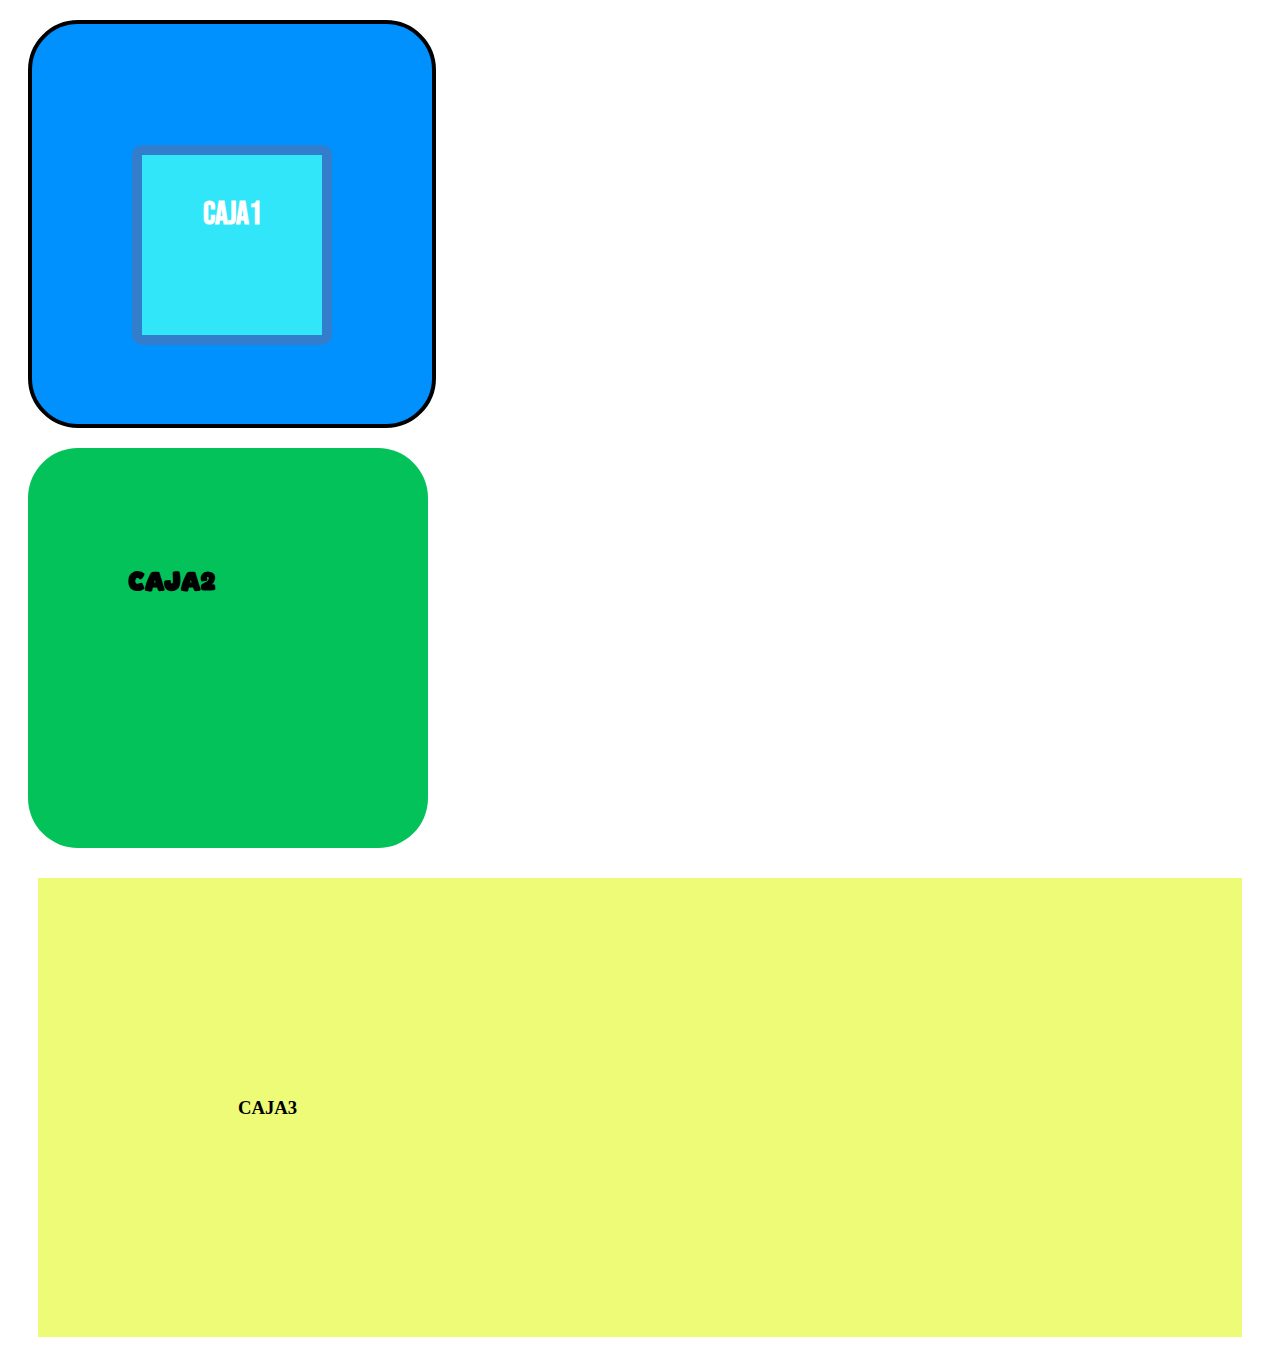
<file: caja.html>
<!DOCTYPE html>
<html lang="en">
<head>
    <meta charset="UTF-8">
    <meta name="viewport" content="width=device-width, initial-scale=1.0">
    <link rel="stylesheet" href="estilocaja.css">
    <title>Document</title>
</head>

<body>

    <div class="caja"><h1>CAJA1</h1></div>

    <div class="cajamediana"><h2>CAJA2</h2></div>

    <div class="cajaGrande"><h3>CAJA3</h3></div>    

</body>
</html>
</file>
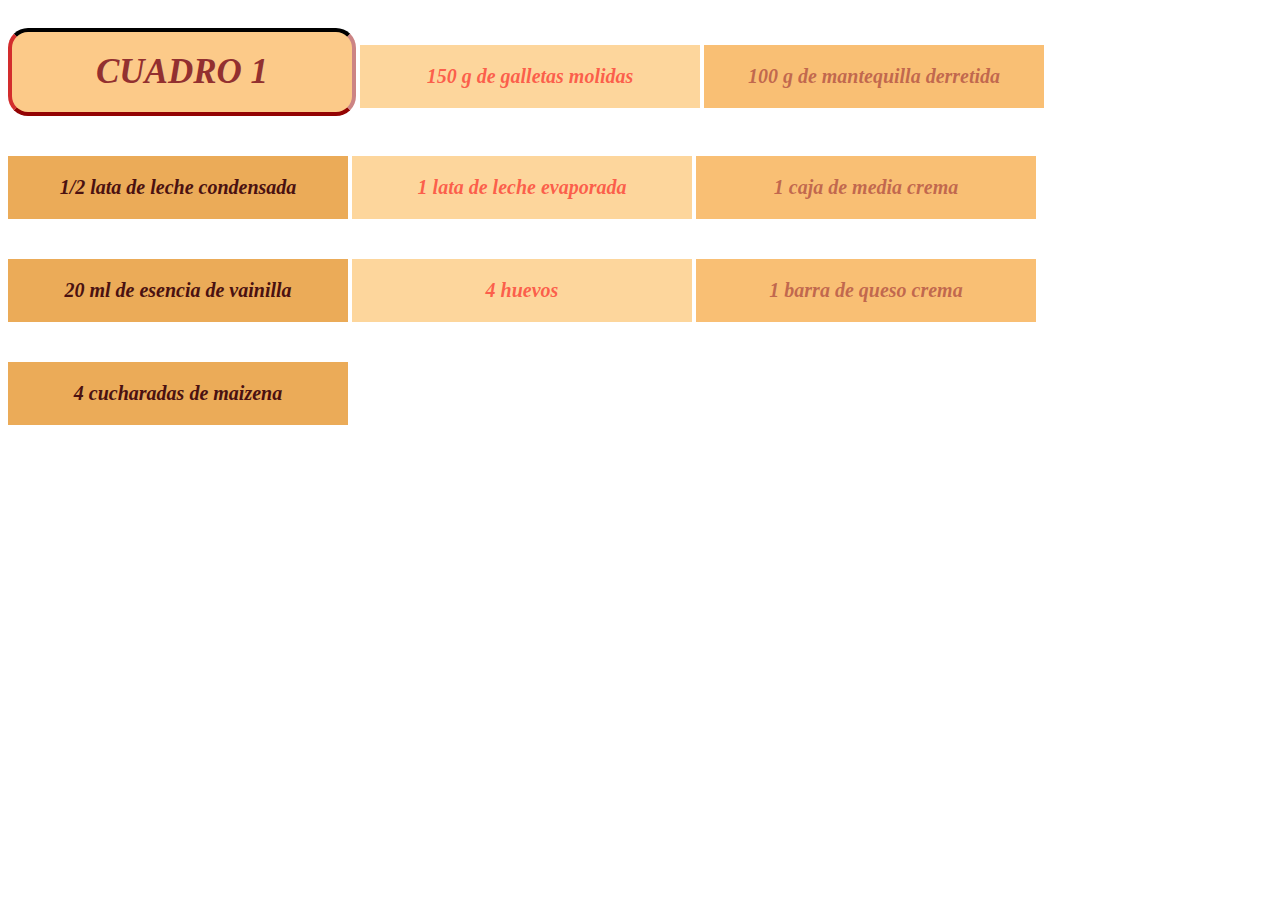
<file: CUADRONECLASE.HTML>
<!DOCTYPE html>
<html lang="en">
<head>
    <meta charset="UTF-8">
    <meta name="viewport" content="width=device-width, initial-scale=1.0">
    <link rel="stylesheet" href="estlocuadrado.css">
    <title>Document</title>
</head>
<body>
    <h1>CUADRO 1</h1>
    
</body>
<li class="li5">150 g de galletas molidas</li>
        <li class="li2">100 g de mantequilla derretida</li>
        <li class="li3">1/2 lata de leche condensada</li>
        <li class="li5">1 lata de leche evaporada</li>
        <li class="li2">1 caja de media crema</li>
        <li class="li3">20 ml de esencia de vainilla</li>
        <li class="li5">4 huevos</li>
        <li class="li2">1 barra de queso crema</li>
        <li class="li3">4 cucharadas de maizena</li>
</html>
</file>
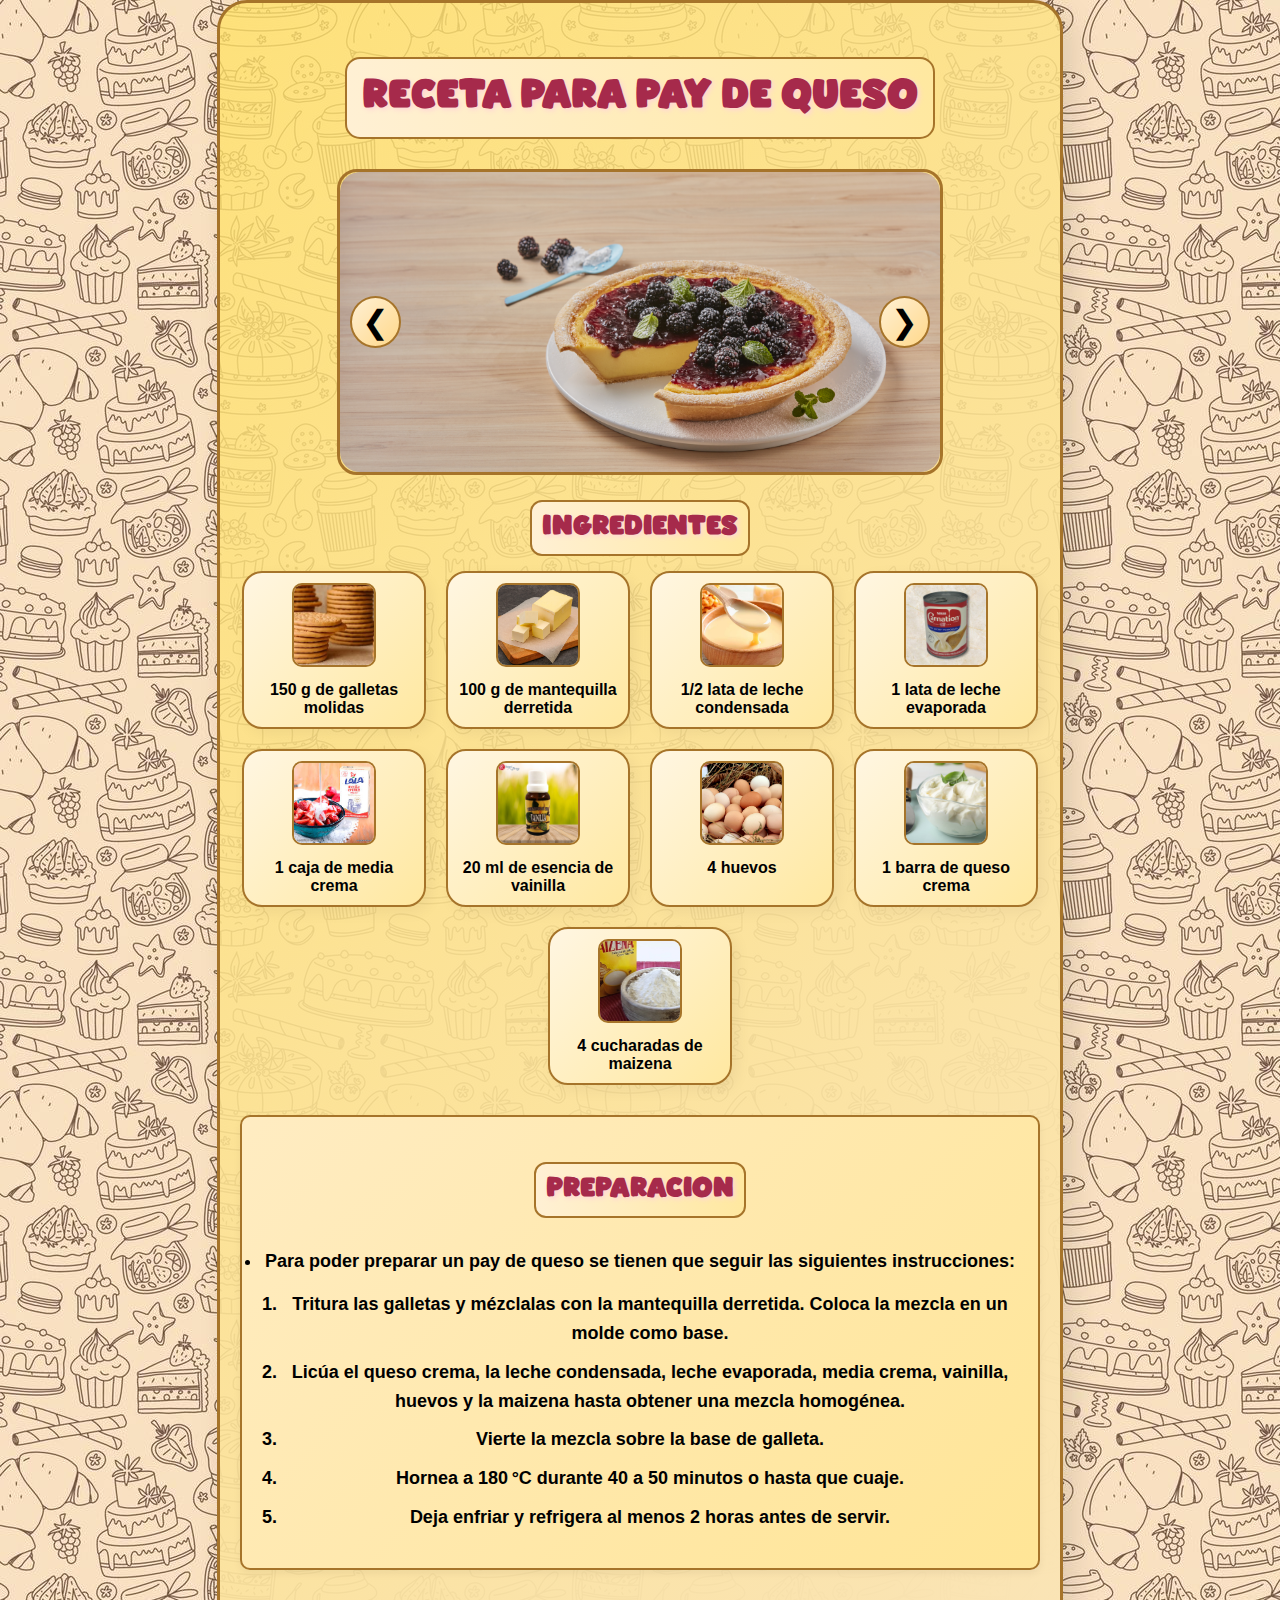
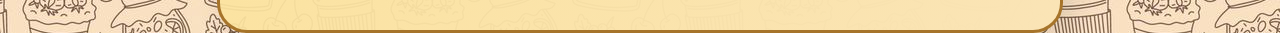
<file: listas.html>
<!DOCTYPE html>
<html lang="es">
<head>
     <meta charset="UTF-8">
    <title>Receta para Pay de Queso</title>
    <link href="https://fonts.googleapis.com/css2?family=Poppins:wght@400;600;700&display=swap" rel="stylesheet">
    <link rel="stylesheet" href="/estlo.css">
    <link rel="icon" href="/ICON.jpg" type="image/jpg">
    <script src="registro.js"></script>

    <meta name="viewport" content="width=device-width, initial-scale=1.0">

    <style>
        .carrusel {
            position: relative;
            max-width: 600px;
            margin: auto;
        }

        .slide {
            display: none;
            width: 100%;
        }

        .slide.activo {
            display: block;
        }

        .prev, .next {
            position: absolute;
            top: 50%;
            transform: translateY(-50%);
            font-size: 2rem;
            background-color: rgba(255,255,255,0.7);
            padding: 5px 10px;
            cursor: pointer;
            border-radius: 50%;
            user-select: none;
            transition: background-color 0.3s;
        }

        .prev { left: 10px; }
        .next { right: 10px; }
    </style>
</head>
<body>
    <div class="contenedor">
        <h1 class="titulo">Receta para Pay de Queso</h1>

        <!-- Carrusel de imágenes -->
        <div class="carrusel">
            <img src="paydequeso.jpg" alt="Pay de queso 1" class="slide activo">
            <img src="Paydequeso2.jpg" alt="Pay de queso 2" class="slide">
            <img src="Paydequeso3.jpg" alt="Pay de queso 3" class="slide">
            <span class="prev">&#10094;</span>
            <span class="next">&#10095;</span>
        </div>

        <h2 class="subtitulo">Ingredientes</h2>
        <div class="ingredientes">
            <div class="item">
                <a href="https://super.walmart.com.mx/ip/galletas-marias-gamesa-3-rollos-de-144-g-c-u/00750100063335?srsltid=AfmBOort83SG31MkHnlT5NjIk-CUlpHumovoj2C212ko2awePe2wGCUZ" target="_blank">
                    <img src="galletas.jpg.jpeg" alt="Galletas molidas">
                </a>
                <p>150 g de galletas molidas</p>
            </div>
            <div class="item">
                <a href="https://super.walmart.com.mx/content/lacteos/mantequilla-y-margarina/120006_120098?srsltid=AfmBOorfuWQa6fyp0iaNd3yylBaEWjOpAUEJpg1i30kf2GA9htNq5uAh" target="_blank">
                    <img src="mantequilla.jpg.webp" alt="Mantequilla">
                </a>
                <p>100 g de mantequilla derretida</p>
            </div>
            <div class="item">
                <a href="https://super.walmart.com.mx/browse/abarrotes/leche/condensada/120005_120077_120250?srsltid=AfmBOoruHMu0sehrzun4B_Z7Cbcisd9zEA7pwyKMUSI2_I-OXAqN_M7p" target="_blank">
                    <img src="leche_condensada.jpg.webp" alt="Leche condensada">
                </a>
                <p>1/2 lata de leche condensada</p>
            </div>
            <div class="item">
                <a href="https://super.walmart.com.mx/browse/abarrotes/leche/evaporada/120005_120077_120245?srsltid=AfmBOopXnH-VWPCkA4g04um7pS0bS9tmmpCSJVkOBlkZ7CidUWN23vL2" target="_blank">
                    <img src="leche_evaporada.jpg.jpeg" alt="Leche evaporada">
                </a>
                <p>1 lata de leche evaporada</p>
            </div>
            <div class="item">
                <a href="https://super.walmart.com.mx/ip/media-crema-lala-250-ml/00750102051529" target="_blank">
                    <img src="media_crema.jpg.jpeg" alt="Media crema">
                </a>
                <p>1 caja de media crema</p>
            </div>
            <div class="item">
                <a href="https://encrypted-tbn1.gstatic.com/shopping?q=tbn:ANd9GcT1mM5lIRgbvo5azEbLjr8yhb9nXCPxpS0Wc8bkkPH_-hHvmPBUylrFGsSqh5lxMwCqcXNEgpKSB3skNJ-ZQiqysq9HuRNpB7o4NKwGzSCb63JkOsW-3IUVhQ" target="_blank">
                    <img src="vainilla.jpg.jpg" alt="Vainilla">
                </a>
                <p>20 ml de esencia de vainilla</p>
            </div>
            <div class="item">
                <a href="https://super.walmart.com.mx/ip/huevo-blanco-bachoco-fresco-30-pzas/00750110152551" target="_blank">
                    <img src="huevos.jpg.jpeg" alt="Huevos">
                </a>
                <p>4 huevos</p>
            </div>
            <div class="item">
                <a href="https://super.walmart.com.mx/browse/lacteos/quesos/queso-crema/120006_2430107_120130?srsltid=AfmBOor60ZEORxVQ-Cd2EgTNTCg4zEhXgnPRadn5IYuN5bFfL0dmJmGo" target="_blank">
                    <img src="queso_crema.jpg.jpg" alt="Queso crema">
                </a>
                <p>1 barra de queso crema</p>
            </div>
            <div class="item">
                <a href="https://super.walmart.com.mx/ip/fecula-de-maiz-maizena-original-425-g/00750100511042?srsltid=AfmBOor_huctmZtbNqTWWQq9Jl1WRMd_yH7PD15DPODMCXGAojA7lpwN" target="_blank">
                    <img src="maizena.jpg.webp" alt="Maizena">
                </a>
                <p>4 cucharadas de maizena</p>
            </div>
        </div>
        <div class="prep">
            <h2 class="subtitulo">Preparación</h2>
           <li><p>Para poder preparar un pay de queso se tienen que seguir las siguientes instrucciones:</p></li> 
            <ol>
                <li>Tritura las galletas y mézclalas con la mantequilla derretida. Coloca la mezcla en un molde como base.</li>
                <li>Licúa el queso crema, la leche condensada, leche evaporada, media crema, vainilla, huevos y la maizena hasta obtener una mezcla homogénea.</li>
                <li>Vierte la mezcla sobre la base de galleta.</li>
                <li>Hornea a 180 °C durante 40 a 50 minutos o hasta que cuaje.</li>
                <li>Deja enfriar y refrigera al menos 2 horas antes de servir.</li>
            </ol>
        </div>
    </div>
     <script>
        document.addEventListener("DOMContentLoaded", () => {
            const slides = document.querySelectorAll(".slide");
            const next = document.querySelector(".next");
            const prev = document.querySelector(".prev");
            let current = 0;

            function showSlide(index) {
                slides.forEach((slide, i) => {
                    slide.classList.remove("activo");
                    if (i === index) slide.classList.add("activo");
                });
            }

            next.addEventListener("click", () => {
                current = (current + 1) % slides.length;
                showSlide(current);
            });

            prev.addEventListener("click", () => {
                current = (current - 1 + slides.length) % slides.length;
                showSlide(current);
            });
        });
    </script>
</body>
</html>
</file>
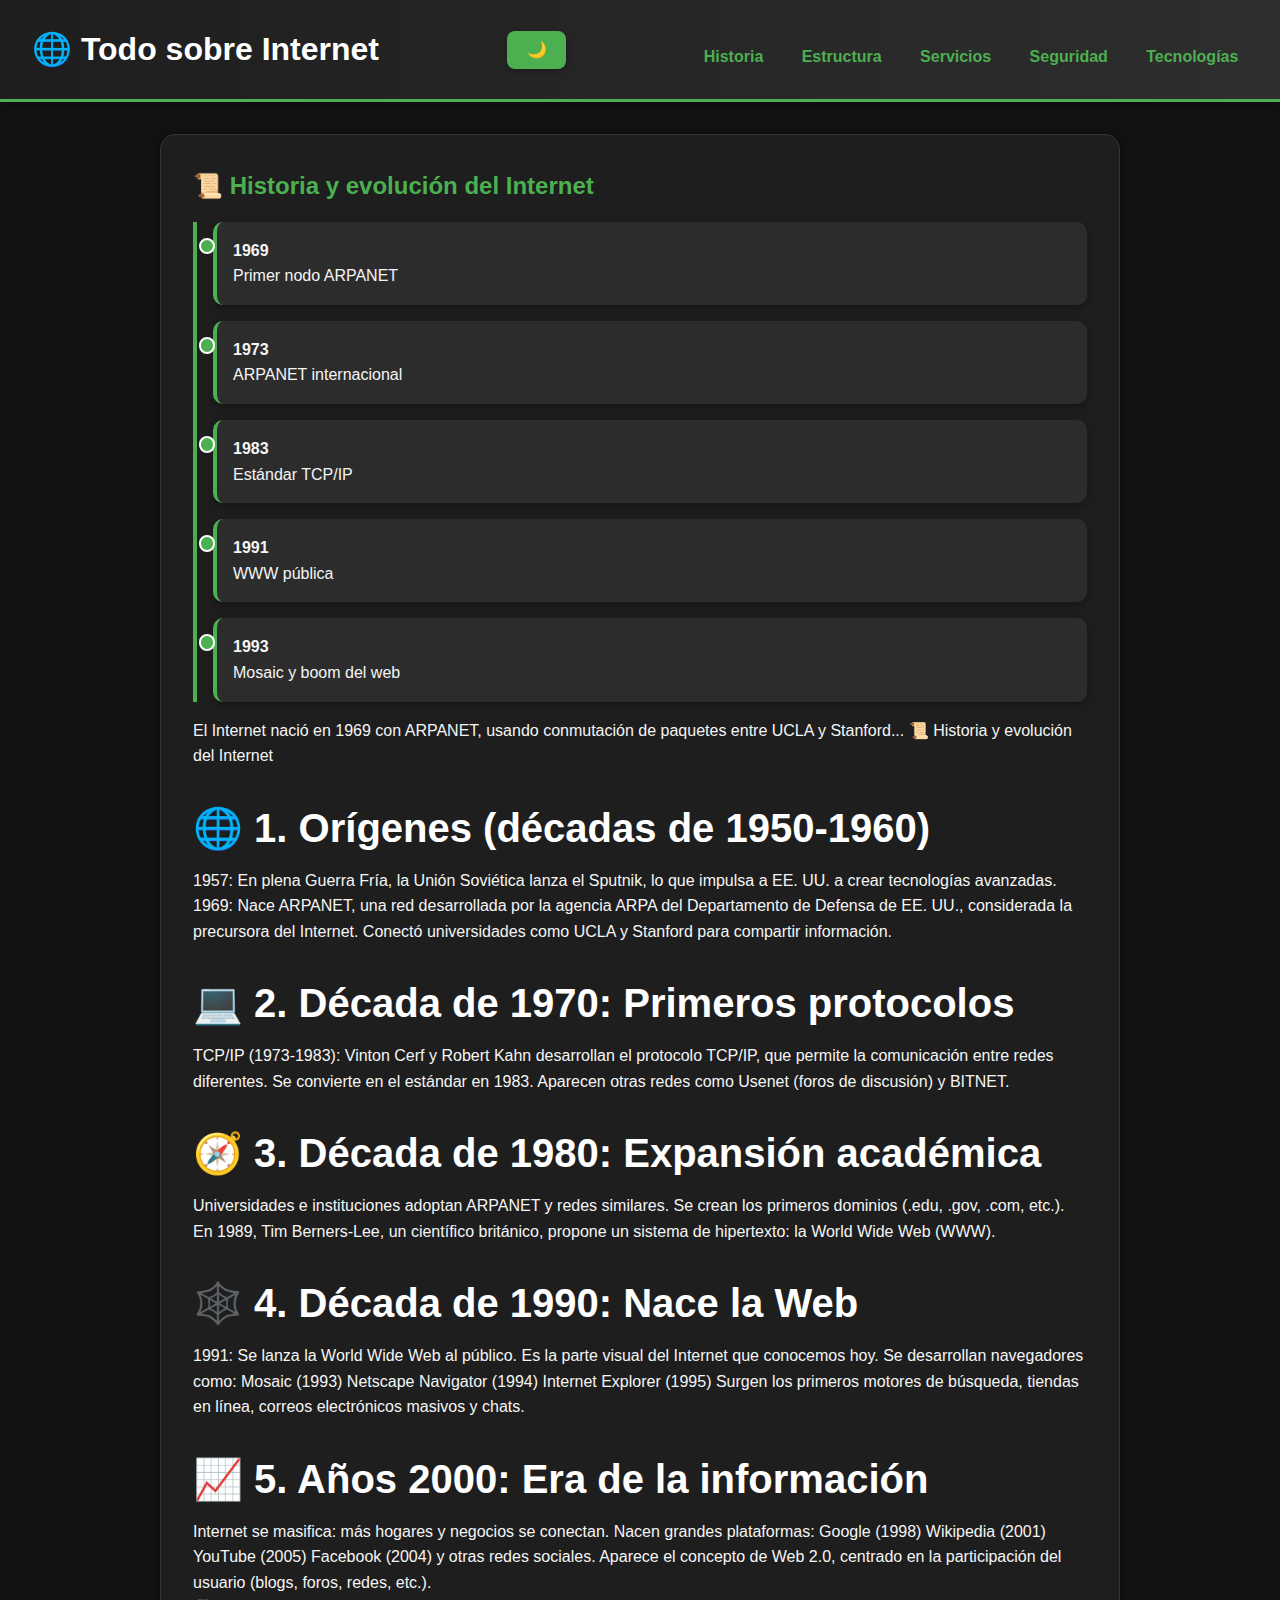
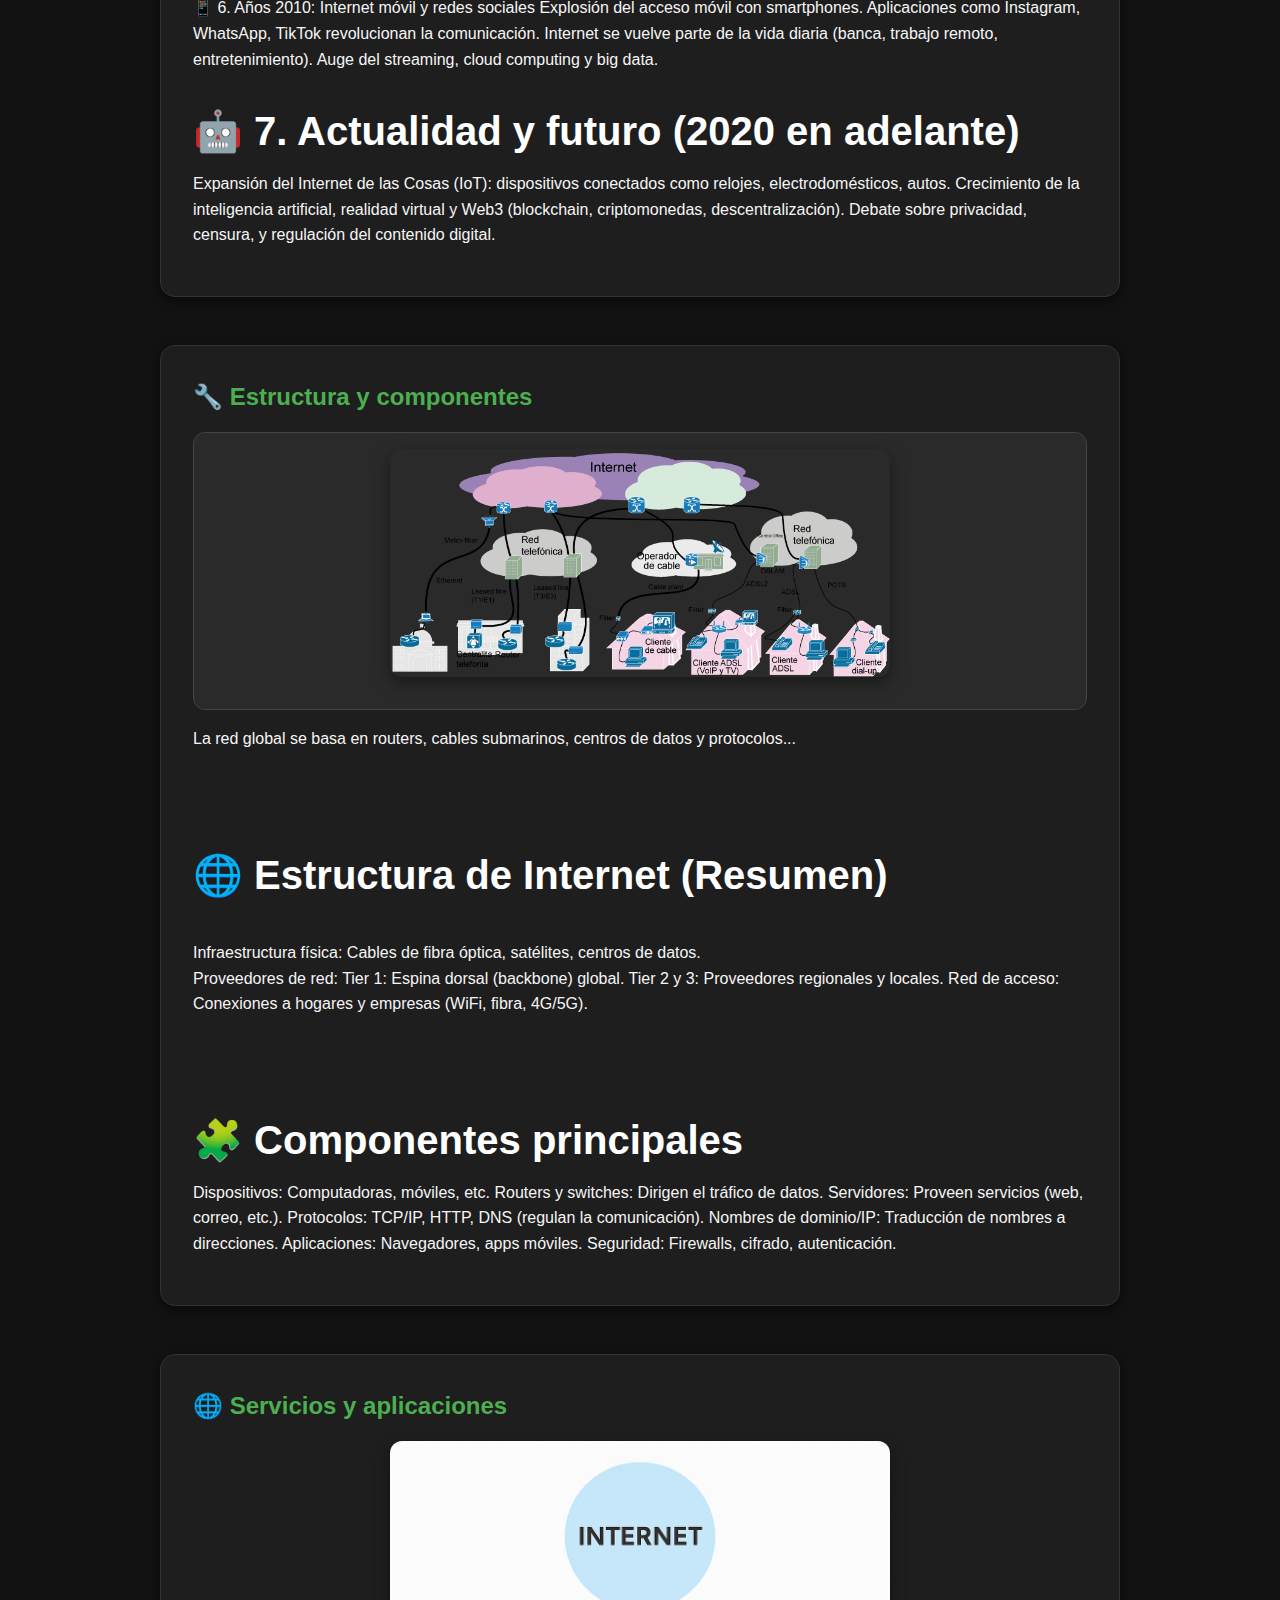
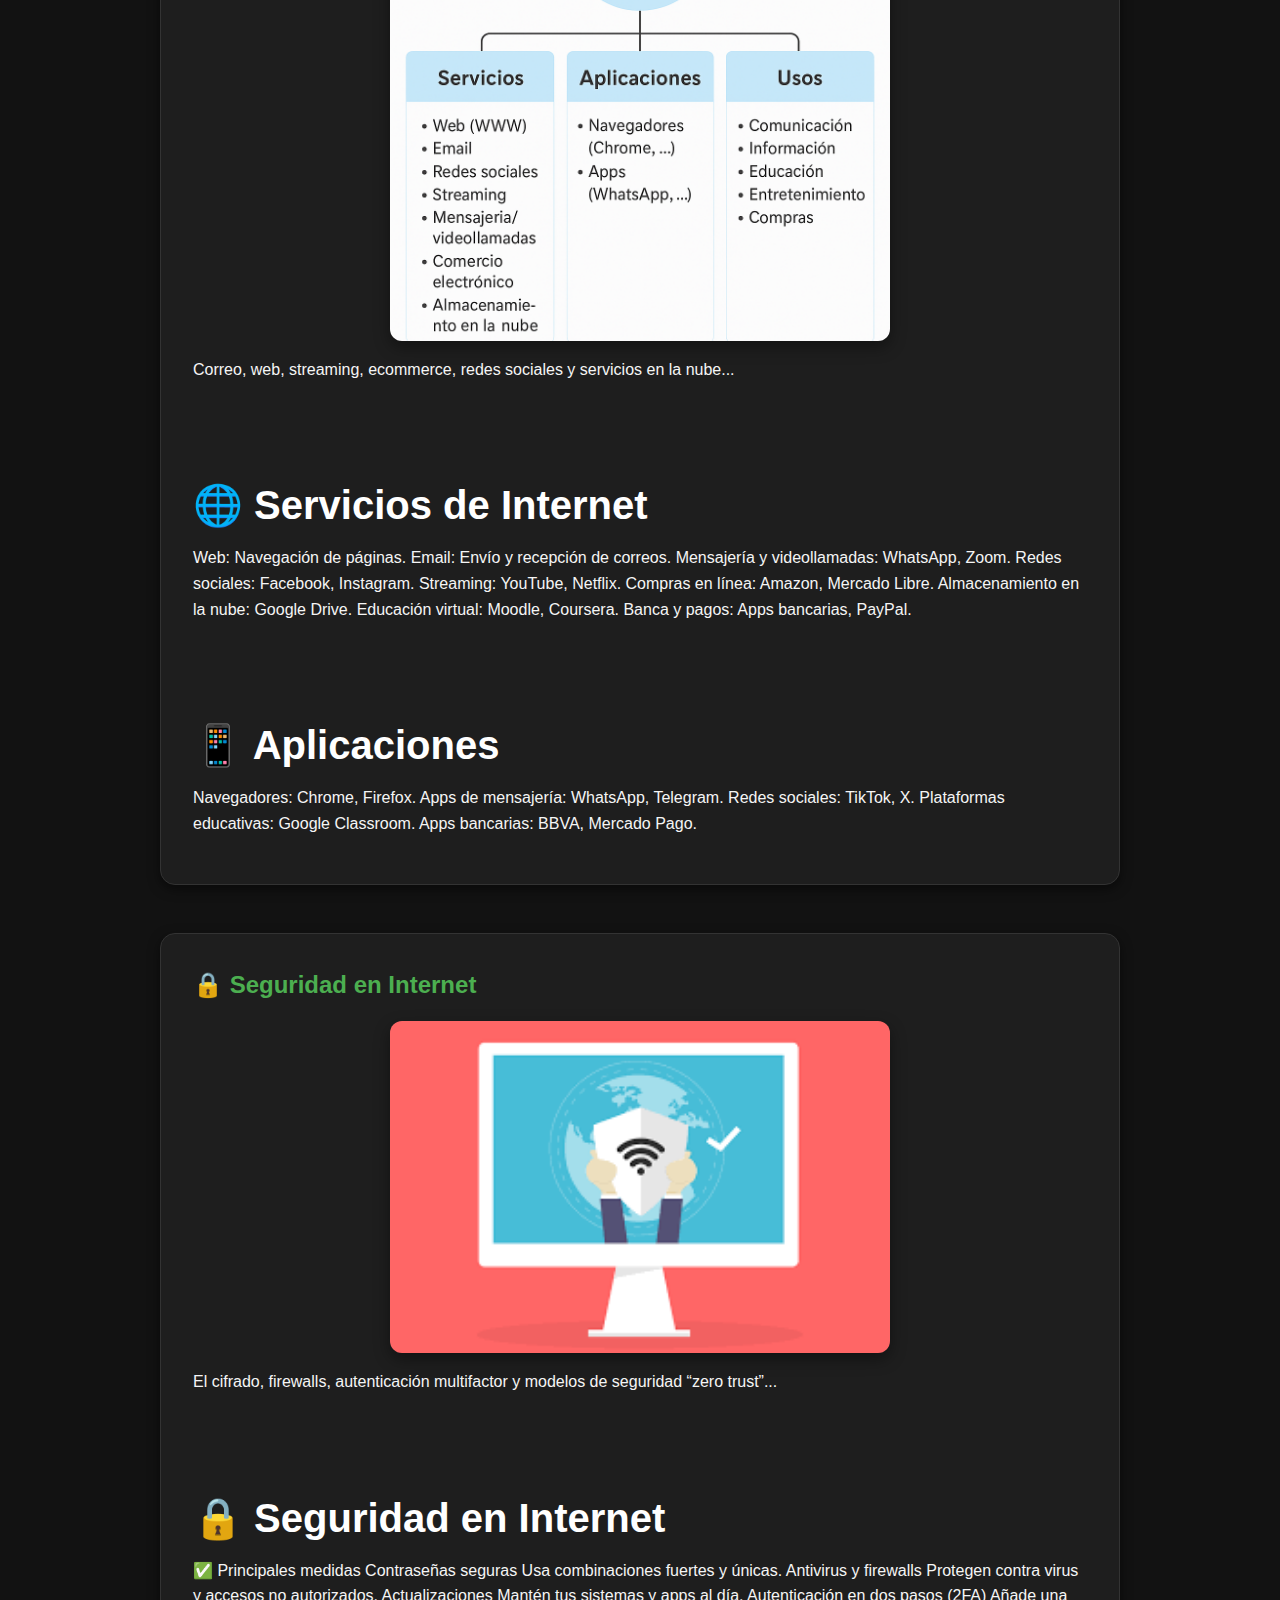
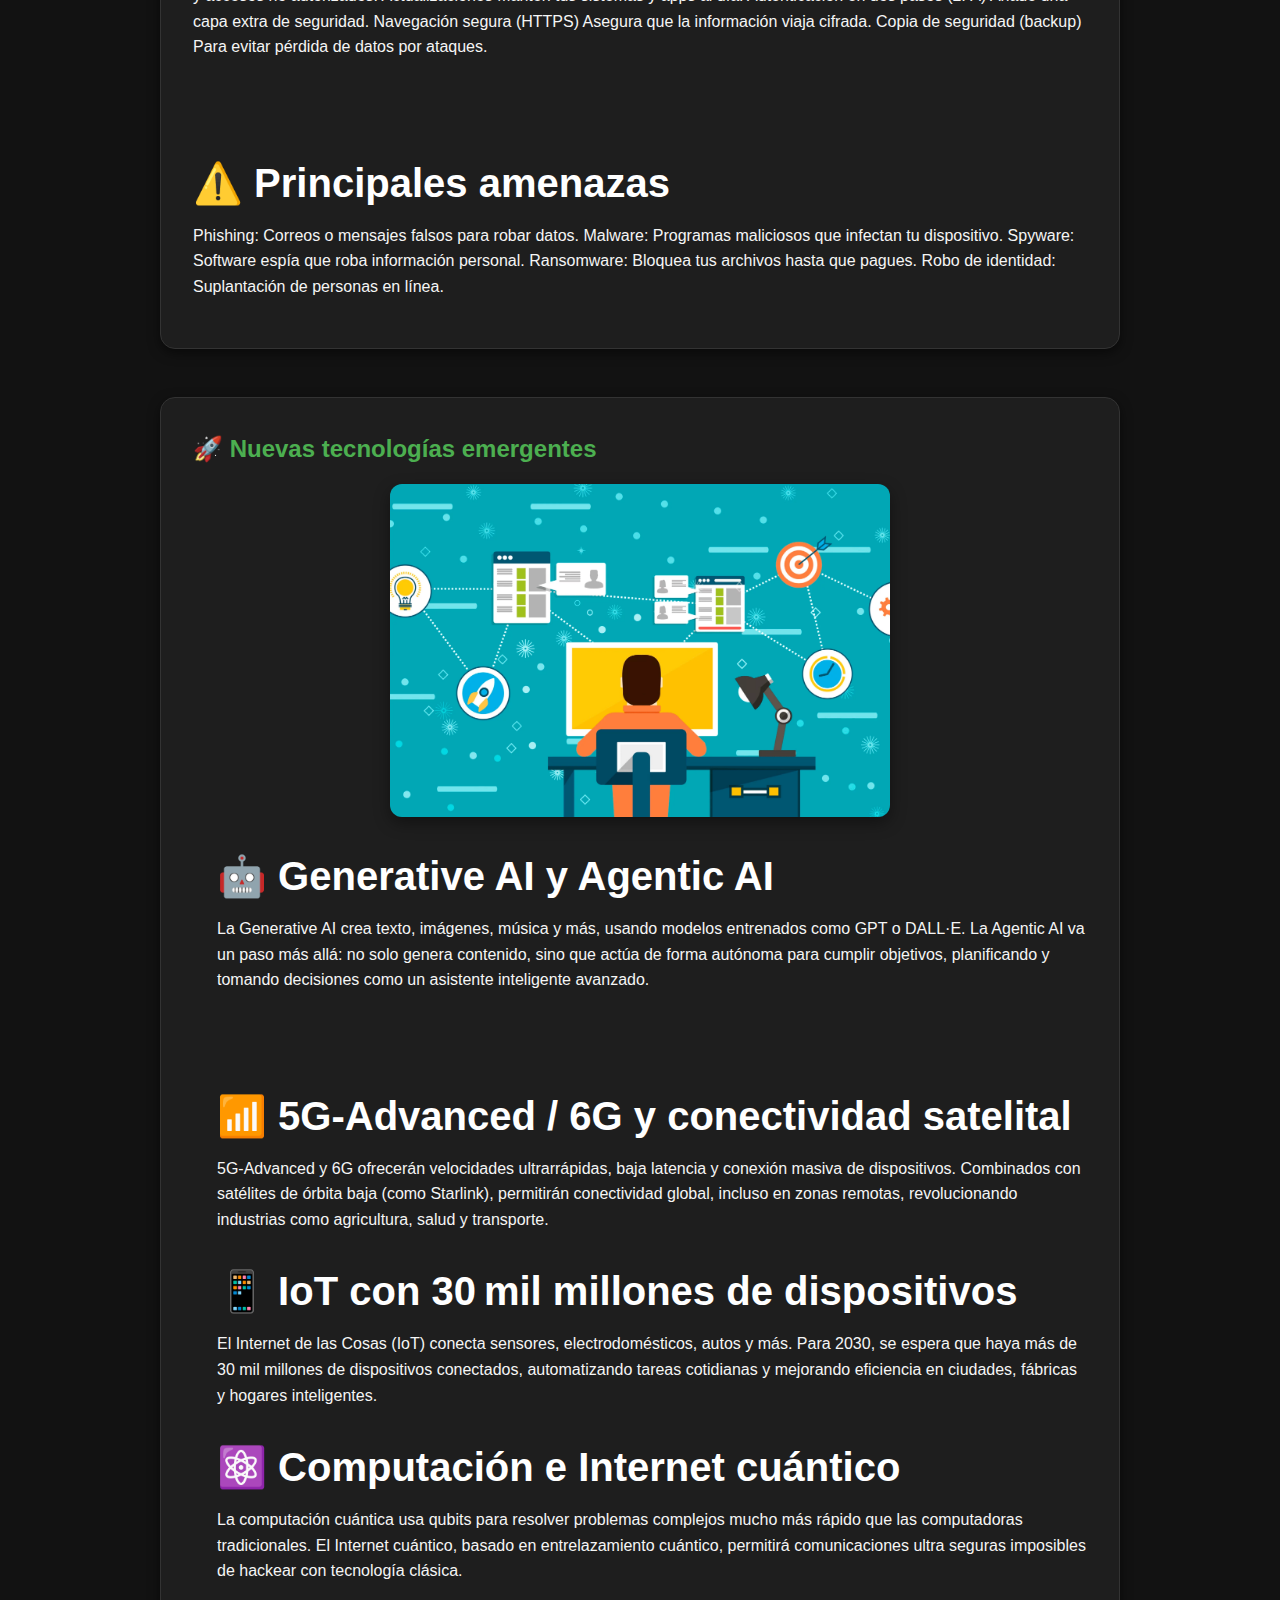
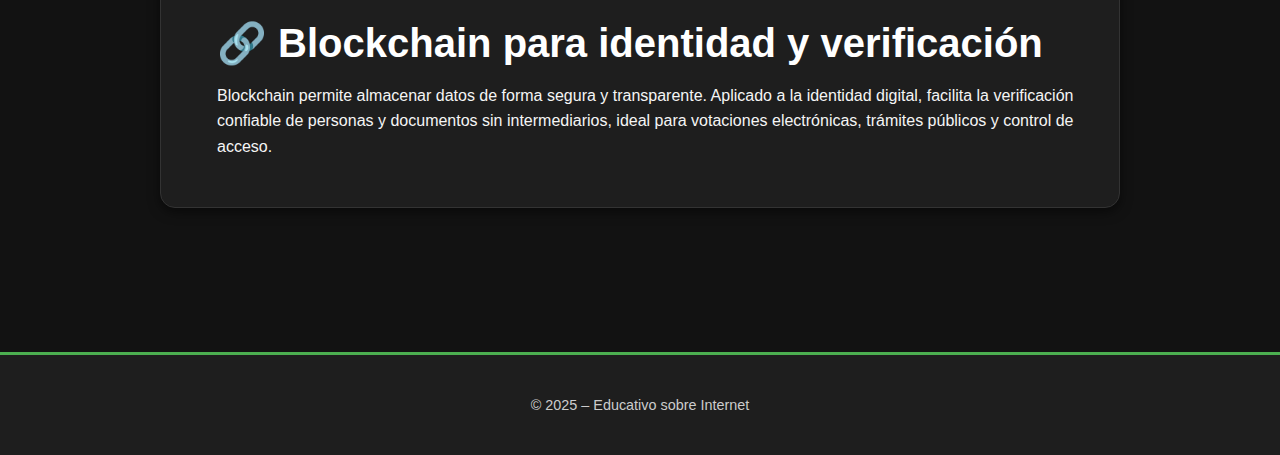
<file: Paginaweb.html>
<!DOCTYPE html>
<html lang="es">
<head>
  <meta charset="UTF-8" />
  <meta name="viewport" content="width=device-width, initial-scale=1.0"/>
  <title>Todo sobre Internet</title>
  <link rel="stylesheet" href="styleweb.css" />
  <link rel="icon" href="/INTERNET.webp" type="image/jpg">
</head>
<body class="dark">
  <header>
    <h1>🌐 Todo sobre Internet</h1>
    <button id="toggle-theme" class="theme-toggle">🌙</button>
    <nav>
      <ul>
        <li><a href="#historia">Historia</a></li>
        <li><a href="#estructura">Estructura</a></li>
        <li><a href="#servicios">Servicios</a></li>
        <li><a href="#seguridad">Seguridad</a></li>
        <li><a href="#tecnologias">Tecnologías</a></li>
      </ul>
    </nav>
  </header>

  <main>
    <section id="historia">
      <h2>📜 Historia y evolución del Internet</h2>
      <div class="timeline" id="timeline"></div>
      <p>
        El Internet nació en 1969 con ARPANET, usando conmutación de paquetes entre UCLA y Stanford...
        📜 Historia y evolución del Internet
        <br>
<h1>🌐 1. Orígenes (décadas de 1950-1960)</h1>
1957: En plena Guerra Fría, la Unión Soviética lanza el Sputnik, lo que impulsa a EE. UU. a crear tecnologías avanzadas.

1969: Nace ARPANET, una red desarrollada por la agencia ARPA del Departamento de Defensa de EE. UU., considerada la precursora del Internet. Conectó universidades como UCLA y Stanford para compartir información.
<br>
<h1>💻 2. Década de 1970: Primeros protocolos</h1>
TCP/IP (1973-1983): Vinton Cerf y Robert Kahn desarrollan el protocolo TCP/IP, que permite la comunicación entre redes diferentes. Se convierte en el estándar en 1983.

Aparecen otras redes como Usenet (foros de discusión) y BITNET.
<br>
<h1>🧭 3. Década de 1980: Expansión académica</h1>
Universidades e instituciones adoptan ARPANET y redes similares.

Se crean los primeros dominios (.edu, .gov, .com, etc.).

En 1989, Tim Berners-Lee, un científico británico, propone un sistema de hipertexto: la World Wide Web (WWW).
<br>
<h1>🕸️ 4. Década de 1990: Nace la Web</h1>
1991: Se lanza la World Wide Web al público. Es la parte visual del Internet que conocemos hoy.

Se desarrollan navegadores como:

Mosaic (1993)

Netscape Navigator (1994)

Internet Explorer (1995)

Surgen los primeros motores de búsqueda, tiendas en línea, correos electrónicos masivos y chats.
<br>
<h1>📈 5. Años 2000: Era de la información</h1>
Internet se masifica: más hogares y negocios se conectan.

Nacen grandes plataformas:

Google (1998)

Wikipedia (2001)

YouTube (2005)

Facebook (2004) y otras redes sociales.

Aparece el concepto de Web 2.0, centrado en la participación del usuario (blogs, foros, redes, etc.).
<br
<h1>📱 6. Años 2010: Internet móvil y redes sociales</h1>
Explosión del acceso móvil con smartphones.

Aplicaciones como Instagram, WhatsApp, TikTok revolucionan la comunicación.

Internet se vuelve parte de la vida diaria (banca, trabajo remoto, entretenimiento).

Auge del streaming, cloud computing y big data.
<br>
<h1>🤖 7. Actualidad y futuro (2020 en adelante)</h1>
Expansión del Internet de las Cosas (IoT): dispositivos conectados como relojes, electrodomésticos, autos.

Crecimiento de la inteligencia artificial, realidad virtual y Web3 (blockchain, criptomonedas, descentralización).

Debate sobre privacidad, censura, y regulación del contenido digital.
      </p>
    </section>

    <section id="estructura">
      <h2>🔧 Estructura y componentes</h2>
      <div class="imagen-caja">
        <img src="esquemaInternet.png" alt="Estructura de Internet" class="imagen-uniforme">
      </div>
      <p>
        La red global se basa en routers, cables submarinos, centros de datos y protocolos...
<h1>
        <br>🌐 Estructura de Internet (Resumen)</h1>
<br>Infraestructura física: Cables de fibra óptica, satélites, centros de datos.

<br>Proveedores de red:

Tier 1: Espina dorsal (backbone) global.

Tier 2 y 3: Proveedores regionales y locales.

Red de acceso: Conexiones a hogares y empresas (WiFi, fibra, 4G/5G).
<h1>
<br>🧩 Componentes principales</h1>
Dispositivos: Computadoras, móviles, etc.

Routers y switches: Dirigen el tráfico de datos.

Servidores: Proveen servicios (web, correo, etc.).

Protocolos: TCP/IP, HTTP, DNS (regulan la comunicación).

Nombres de dominio/IP: Traducción de nombres a direcciones.

Aplicaciones: Navegadores, apps móviles.

Seguridad: Firewalls, cifrado, autenticación.


      </p>
    </section>

    <section id="servicios">
      <h2>🌐 Servicios y aplicaciones</h2>
      <img src="ChatGPT Image 10 jun 2025, 09_12_23 p.m..png" alt="Servicios en Internet" class="imagen-uniforme">
      <p>
        Correo, web, streaming, ecommerce, redes sociales y servicios en la nube...

       <h1> <br>🌐 Servicios de Internet</h1>
Web: Navegación de páginas.

Email: Envío y recepción de correos.

Mensajería y videollamadas: WhatsApp, Zoom.

Redes sociales: Facebook, Instagram.

Streaming: YouTube, Netflix.

Compras en línea: Amazon, Mercado Libre.

Almacenamiento en la nube: Google Drive.

Educación virtual: Moodle, Coursera.

Banca y pagos: Apps bancarias, PayPal.
<h1>
<br>📱 Aplicaciones</h1>
Navegadores: Chrome, Firefox.

Apps de mensajería: WhatsApp, Telegram.

Redes sociales: TikTok, X.

Plataformas educativas: Google Classroom.

Apps bancarias: BBVA, Mercado Pago.
      </p>
    </section>

    <section id="seguridad">
      <h2>🔒 Seguridad en Internet</h2>
      <img src="Inter.png" alt="Seguridad cibernética" class="imagen-uniforme">
      <p>
        El cifrado, firewalls, autenticación multifactor y modelos de seguridad “zero trust”...
       <h1><br> 🔒 Seguridad en Internet </h1>
✅ Principales medidas
Contraseñas seguras
Usa combinaciones fuertes y únicas.

Antivirus y firewalls
Protegen contra virus y accesos no autorizados.

Actualizaciones
Mantén tus sistemas y apps al día.

Autenticación en dos pasos (2FA)
Añade una capa extra de seguridad.

Navegación segura (HTTPS)
Asegura que la información viaja cifrada.

Copia de seguridad (backup)
Para evitar pérdida de datos por ataques.

<h1><br>⚠️ Principales amenazas</h1>
Phishing: Correos o mensajes falsos para robar datos.

Malware: Programas maliciosos que infectan tu dispositivo.

Spyware: Software espía que roba información personal.

Ransomware: Bloquea tus archivos hasta que pagues.

Robo de identidad: Suplantación de personas en línea.


      </p>
    </section>

    <section id="tecnologias">
      <h2>🚀 Nuevas tecnologías emergentes</h2>
      <img src="Nuevas tec.webp" alt="Tecnologías emergentes" class="imagen-uniforme">
      <ul>
      <h1>🤖 Generative AI y Agentic AI</h1> 
La Generative AI crea texto, imágenes, música y más, usando modelos entrenados como GPT o DALL·E. La Agentic AI va un paso más allá: no solo genera contenido, sino que actúa de forma autónoma para cumplir objetivos, planificando y tomando decisiones como un asistente inteligente avanzado.

<h1><br>📶 5G‑Advanced / 6G y conectividad satelital</h1> 
5G‑Advanced y 6G ofrecerán velocidades ultrarrápidas, baja latencia y conexión masiva de dispositivos. Combinados con satélites de órbita baja (como Starlink), permitirán conectividad global, incluso en zonas remotas, revolucionando industrias como agricultura, salud y transporte.

<br><h1>📱 IoT con 30 mil millones de dispositivos</h1> 
El Internet de las Cosas (IoT) conecta sensores, electrodomésticos, autos y más. Para 2030, se espera que haya más de 30 mil millones de dispositivos conectados, automatizando tareas cotidianas y mejorando eficiencia en ciudades, fábricas y hogares inteligentes.

<br><h1>⚛️ Computación e Internet cuántico</h1> 
La computación cuántica usa qubits para resolver problemas complejos mucho más rápido que las computadoras tradicionales. El Internet cuántico, basado en entrelazamiento cuántico, permitirá comunicaciones ultra seguras imposibles de hackear con tecnología clásica.

<br><h1>🔗 Blockchain para identidad y verificación</h1> 
Blockchain permite almacenar datos de forma segura y transparente. Aplicado a la identidad digital, facilita la verificación confiable de personas y documentos sin intermediarios, ideal para votaciones electrónicas, trámites públicos y control de acceso.
      </ul>
    </section>
  </main>

  <footer>
    <p>&copy; 2025 – Educativo sobre Internet</p>
  </footer>

  <script src="script.js"></script>
</body>
</html>
</file>
<file: estilocaja.css>
@font-face {
    font-family: 'FUENTEBONITA';
    src: url(/fuentes/BebasNeue-Regular.ttf) format('truetype');
}

@font-face {
    font-family: 'FUENTEBONITA2';
    src: url(/fuentes/Backso.ttf) format('truetype');
}

/* Styles for elements with the 'caja' class */
.caja {
    background-color: rgb(0, 145, 255); /* Blue background */
    width: 200px; /* Set width to 200px */
    height: 200px; /* Set height to 200px */
    margin: 20px;
    padding: 100px;
    border: black;
    border-style: solid;
    border-width: 4px;
    border-radius: 50px;
    color: black;
    font-family: FUENTEBONITA, Courier, monospace;
}


.cajamediana {
    background-color: rgb(4, 194, 90); /* Blue background */
    width: 200px; /* Set width to 200px */
    height: 200px; /* Set height to 200px */
    margin: 20px;
    padding: 100px;
    border: black
    border-style: solid;
    border-width: 40px;
    border-radius: 50px;
    color: black;
    font-family: FUENTEBONITA2, Courier, monospace;
}
.cajaGrande {
    background-color: rgba(233, 250, 82, 0.793); /* Blue background */
    
    margin: 30px;
    padding: 200px;
}

h1{
    background-color: rgb(50, 230, 250);
    text-align: center;
    padding: 40px 40px 40px 40px;
    width: 100px;
    height: 100px;
    border: rgba(51, 98, 192, 0.788);
    border-style: solid;
    border-width: 10px;
    border-radius: 10px;
    color: rgb(255, 255, 255);
    font-family: FUENTEBONITA, Courier, monospace;
}
</file>
<file: estlocuadrado.css>
h1 {
    color: #923030; /* Color del texto */
    text-align: center; /* Alineación del texto al centro */
    font-style: italic; /* Estilo de fuente en cursiva */
    font-family: FUENTEBONITA; /* Familia de fuentes */
    font-size: 35px; /* Tamaño de la fuente */
    text-decoration: wavy; /* Decoración del texto con línea ondulada */
    font-weight: bold; /* Texto en negrita */
    background-color: #fcca89; /* Color de fondo */
    padding: 20px; /* Espaciado interno */
    margin: 20px 0; /* Espaciado externo */
    display: inline-block; /* Mostrar como bloque en línea */
    width: 300px; /* Ancho del elemento */
    border-style: solid;
    border-width: 4px;
    border-top-color: black; /* Color del borde */
    border-left-color: rgb(211, 45, 45); /* Color del borde */
    border-right-color: rgb(204, 132, 132); /* Color del borde */
    border-bottom-color: rgb(147, 3, 3); /* Color del borde */
    border-radius: 20px;
}
.li1 {
    color: #923030; /* Color del texto */
    text-align: center; /* Alineación del texto al centro */
    font-style: italic; /* Estilo de fuente en cursiva */
    font-family: FUENTEBONITA; /* Familia de fuentes */
    font-size: 20px; /* Tamaño de la fuente */
    text-decoration: wavy; /* Decoración del texto con línea ondulada */
    font-weight: bold; /* Texto en negrita */
    background-color: #fcca89; /* Color de fondo */
    padding: 20px; /* Espaciado interno */
    margin: 20px 0; /* Espaciado externo */
    font-weight: bold; /* Texto en negrita */
    display: inline-block; /* Mostrar como bloque en línea */
    width: 300px; /* Ancho del elemento */
}

.li2 {
    color: #a53b3ba9;
    text-align: center;
    font-style: italic;
    font-family: FUENTEBONITA;
    font-size: 20px;
    text-decoration: wavy;
    font-weight: bold;
    background-color: #f9bf74; /* Color de fondo */
    padding: 20px; /* Espaciado interno */
    margin: 20px 0; /* Espaciado externo */
    font-weight: bold; /* Texto en negrita */
    display: inline-block; /* Mostrar como bloque en línea */
    width: 300px; /* Ancho del elemento */
}

.li3 {
    color: #4a1111;
    text-align: center;
    font-style: italic;
    font-family: FUENTEBONITA;
    font-size: 20px;
    text-decoration: wavy;
    font-weight: bold;
    background-color: #ebab58; /* Color de fondo */
    padding: 20px; /* Espaciado interno */
    margin: 20px 0; /* Espaciado externo */
    font-weight: bold; /* Texto en negrita */
    display: inline-block; /* Mostrar como bloque en línea */
    width: 300px; /* Ancho del elemento */
}
.li4 {
    color: #030000;
    text-align: justify;
    font-style: italic;
    font-family: FUENTEBONITA2;
    text-decoration: underline;
    font-size: large;
    font-weight: bold;
    background-color: #ff9307; /* Color de fondo */
    padding: 20px; /* Espaciado interno */
    margin: 20px 0; /* Espaciado externo */
    font-weight: bold; /* Texto en negrita */
    display: inline-block; /* Mostrar como bloque en línea */
    width: 300px; /* Ancho del elemento */
}
.li5 {
    color: #fb2222a9;
    text-align: center;
    font-style: italic;
    font-family: FUENTEBONITA;
    font-size: 20px;
    text-decoration: wavy;
    font-weight: bold;
    background-color: #fdd69c; /* Color de fondo */
    padding: 20px; /* Espaciado interno */
    margin: 20px 0; /* Espaciado externo */
    font-weight: bold; /* Texto en negrita */
    display: inline-block; /* Mostrar como bloque en línea */
    width: 300px; /* Ancho del elemento */
h1, h2 {
    color: #b22222;
    font-family: FUENTEBONITA2;
    font-size: 40px;
}

/* Estilos para los párrafos dentro de la lista */
ol li p, ul li p {
    font-size: 16px;
    font-style: italic;
    color: #555;
    margin: 5px 0;
    font-family: FUENTEBONITA2;
}
</file>
<file: estlo.css>
@font-face {
    /* Define una fuente personalizada llamada 'FUENTEBONITA' */
    font-family: 'FUENTEBONITA';
    src: url(/fuentes/Backso.ttf) format('truetype');
}
body {
    /* Estilos generales del cuerpo: fuente, fondo, color de texto y centrado */
    font-family: Arial, sans-serif;
    background-image: url(/css/FONDO.jpg);
    color: #000;
    margin: 0;
    padding: 0;
    text-align: center;
}
li {
    /* Estilo para los elementos de lista */
    font-family: Arial, sans-serif;
    font-size: large;
    color: #000;
    font-weight: bold;
}
h1,H2,H3 {
    /* Estilo para títulos principales y secundarios */
    font-family: FUENTEBONITA, Courier, monospace;
    color: #a62a4b;
    text-shadow: 2px 2px 5px rgb(255, 213, 213);
}
.contenedor {
    /* Contenedor principal centrado y con fondo degradado */
    max-width: 800px;
    margin: auto;
    background: linear-gradient(135deg, #ffe168ca, #fae4b6);
    border: 3px solid #a6742a;
    border-radius: 30px;
    padding: 30px 20px;
    box-shadow: 10px 10px 30px rgba(0, 0, 0, 0.1);
}
.titulo {
    /* Estilo para el título principal */
    font-size: 36px;
    background: linear-gradient(90deg, #fff0d4, #ffe8a0);
    padding: 15px;
    border-radius: 15px;
    border: 2px solid #a6742a;
    display: inline-block;
    margin-bottom: 30px;
}
.subtitulo {
    /* Estilo para subtítulos */
    font-size: 24px;
    background: linear-gradient(90deg, #fff0d4, #ffe8a0);
    padding: 10px;
    border-radius: 12px;
    border: 2px solid #a6742a;
    display: inline-block;
    margin: 25px 0 15px;
}
.carrusel {
    /* Contenedor del carrusel de imágenes */
    position: relative;
    width: 100%;
    max-width: 500px;
    height: 300px;
    margin: 0 auto 30px;
    overflow: hidden;
    border: 3px solid #a6742a;
    border-radius: 20px;
}
.slide {
    /* Estilo para cada imagen del carrusel */
    width: 100%;
    height: 100%;
    object-fit: cover;
    position: absolute;
    top: 0;
    left: 0;
    display: none;
    transition: opacity 0.5s ease-in-out;
    border-radius: 20px;
}
.slide.activo {
    /* Muestra la imagen activa del carrusel */
    display: block;
}
.prev, .next {
    /* Botones de navegación del carrusel */
    position: absolute;
    top: 50%;
    background: linear-gradient(135deg, #fff0d4, #ffd88a);
    border: 2px solid #a6742a;
    border-radius: 50%;
    padding: 10px;
    font-size: 24px;
    cursor: pointer;
    transform: translateY(-50%);
    z-index: 2;
}
.prev { left: 10px; }
.next { right: 10px; }
.ingredientes {
    /* Contenedor de ingredientes en formato flexible */
    display: flex;
    flex-wrap: wrap;
    justify-content: center;
    gap: 20px;
    margin-bottom: 30px;
}
.item {
    /* Estilo para cada ingrediente */
    background: linear-gradient(135deg, #fff6e2, #ffe8a0);
    border: 2px solid #a6742a;
    border-radius: 20px;
    padding: 10px;
    width: 160px;
    text-align: center;
    box-shadow: 5px 5px 15px rgba(0,0,0,0.05);
    transition: transform 0.3s ease;
}
.item:hover {
    /* Efecto al pasar el mouse sobre un ingrediente */
    transform: scale(1.05);
}
.item img {
    /* Imagen de cada ingrediente */
    width: 80px;
    height: 80px;
    object-fit: cover;
    border-radius: 10px;
    margin-bottom: 10px;
    border: 2px solid #a6742a;
}
.item p {
    /* Texto del ingrediente */
    font-weight: 600;
    margin: 0;
}
.prep {
    /* Contenedor de la sección de preparación */
    max-width: 800px;
    margin: 30px auto;
    background: linear-gradient(135deg, #ffecc2, #ffe596);
    border: 2px solid #a6742a;
    border-radius: 10px;
    padding: 20px;
    box-shadow: 0 4px 8px rgba(0,0,0,0.05);
    font-family: 'Poppins', sans-serif;
}
.prep h2 {
    /* Título de la sección de preparación */
    text-align: center;
    margin-bottom: 15px;
}
.prep ol {
    /* Lista ordenada de pasos de preparación */
    padding-left: 20px;
    line-height: 1.6;
}
.prep li {
    /* Elementos de la lista de pasos */
    margin-bottom: 10px;
}
.pasos {
    /* Contenedor de los pasos de preparación */
    display: flex;
    flex-direction: column;
    align-items: center;
    gap: 15px;
    margin-bottom: 20px;
}
.paso {
    /* Estilo para cada paso */
    background: linear-gradient(135deg, #fff6e2, #ffe8a0);
    border: 2px solid #a6742a;
    border-radius: 20px;
    padding: 15px 20px;
    max-width: 90%;
    font-size: 18px;
    line-height: 1.5;
}
.registro {
    /* Contenedor del formulario de registro */
    max-width: 500px;
    margin: 40px auto;
    padding: 20px;
    background-color: #f9f9f9;
    border-radius: 12px;
    box-shadow: 0 4px 10px rgba(0,0,0,0.1);
}
.registro input {
    /* Campos de entrada del formulario */
    width: 100%;
    padding: 10px;
    margin-top: 5px;
    border: 1px solid #ccc;
    border-radius: 5px;
}
.registro button {
    /* Botón del formulario */
    margin-top: 20px;
    width: 100%;
    padding: 10px;
    border: none;
    background-color: #ff6b81;
    color: white;
    border-radius: 5px;
    font-weight: bold;
    cursor: pointer;
}
</file>
<file: styleweb.css>
/* Reset básico y fuente */
body {
  font-family: 'Segoe UI', sans-serif;
  margin: 0;
  background-color: #121212;
  color: #f5f5f5;
  line-height: 1.6;
  transition: all 0.3s ease;
}

body.light {
  background-color: #f9f9f9;
  color: #222;
}

/* ENCABEZADO */
header {
  background: linear-gradient(90deg, #1e1e1e, #2e2e2e);
  padding: 1.5rem 2rem;
  display: flex;
  justify-content: space-between;
  align-items: center;
  flex-wrap: wrap;
  box-shadow: 0 2px 10px rgba(0, 0, 0, 0.4);
  border-bottom: 3px solid #4caf50;
}

body.light header {
  background: linear-gradient(90deg, #f0f0f0, #ffffff);
  border-bottom: 3px solid #4caf50;
}

header h1 {
  margin: 0;
  font-size: 2rem;
}

/* NAVEGACIÓN */
nav ul {
  list-style: none;
  display: flex;
  gap: 1.2rem;
  padding: 0;
  margin: 1rem 0 0;
}

nav a {
  color: #4caf50;
  text-decoration: none;
  font-weight: bold;
  position: relative;
  padding: 0.4rem 0.6rem;
  border-radius: 6px;
  transition: background-color 0.3s ease;
}

nav a:hover {
  background-color: rgba(76, 175, 80, 0.1);
}

main {
  max-width: 960px;
  margin: auto;
  padding: 2rem;
}

/* SECCIONES */
section {
  background-color: #1e1e1e;
  padding: 2rem;
  border-radius: 15px;
  box-shadow: 0 4px 12px rgba(0, 0, 0, 0.5);
  margin-bottom: 3rem;
  border: 1px solid #333;
  transition: transform 0.2s;
}

section:hover {
  transform: translateY(-4px);
}

body.light section {
  background-color: #ffffff;
  border: 1px solid #ccc;
  box-shadow: 0 4px 12px rgba(0, 0, 0, 0.1);
}

h2 {
  color: #4caf50;
  margin-top: 0;
  margin-bottom: 1rem;
}

/* IMÁGENES */
.imagen-uniforme {
  width: 100%;
  max-width: 500px;
  height: auto;
  display: block;
  margin: 0 auto 1rem;
  border-radius: 12px;
  box-shadow: 0 6px 16px rgba(0, 0, 0, 0.4);
}

/* CAJA de imagen */
.imagen-caja {
  background-color: #2a2a2a;
  padding: 1rem;
  border-radius: 12px;
  border: 1px solid #444;
  text-align: center;
  margin-bottom: 1rem;
}

body.light .imagen-caja {
  background-color: #eeeeee;
  border: 1px solid #ccc;
}

/* LÍNEA DEL TIEMPO */
.timeline {
  display: flex;
  flex-direction: column;
  gap: 1rem;
  margin: 1rem 0;
  padding-left: 1rem;
  border-left: 4px solid #4caf50;
}

.timeline-item {
  background-color: #2c2c2c;
  padding: 1rem;
  border-radius: 10px;
  border-left: 4px solid #4caf50;
  position: relative;
  box-shadow: 0 3px 8px rgba(0,0,0,0.3);
}

.timeline-item::before {
  content: '';
  position: absolute;
  left: -1.15rem;
  top: 1rem;
  width: 0.8rem;
  height: 0.8rem;
  background-color: #4CAF50;
  border-radius: 50%;
  border: 2px solid white;
}

body.light .timeline-item {
  background-color: #f5f5f5;
  color: #222;
  border-left-color: #4caf50;
}

body.light .timeline-item::before {
  border-color: #f5f5f5;
}

/* LISTAS EN SECCIONES */
section ul {
  padding-left: 1.5rem;
}

section ul li {
  margin-bottom: 0.5rem;
  position: relative;
  padding-left: 1.2rem;
}

section ul li::before {
  content: "✔️";
  position: absolute;
  left: 0;
}

/* FOOTER */
footer {
  background-color: #1e1e1e;
  padding: 1.5rem;
  text-align: center;
  font-size: 0.9rem;
  color: #ccc;
  border-top: 3px solid #4caf50;
  margin-top: 4rem;
}

body.light footer {
  background-color: #e0e0e0;
  color: #444;
}

/* BOTÓN DE TEMA */
button.theme-toggle {
  background-color: #4CAF50;
  color: white;
  border: none;
  padding: 0.6rem 1.2rem;
  border-radius: 8px;
  cursor: pointer;
  font-size: 1rem;
  box-shadow: 0 2px 6px rgba(0, 0, 0, 0.3);
  transition: background-color 0.3s ease, transform 0.2s;
}

button.theme-toggle:hover {
  background-color: #45a049;
  transform: scale(1.05);
}
 h1 {
  font-size: 2.5rem;
  margin-bottom: 0.5rem;
  color: #ffffff;
</file>
